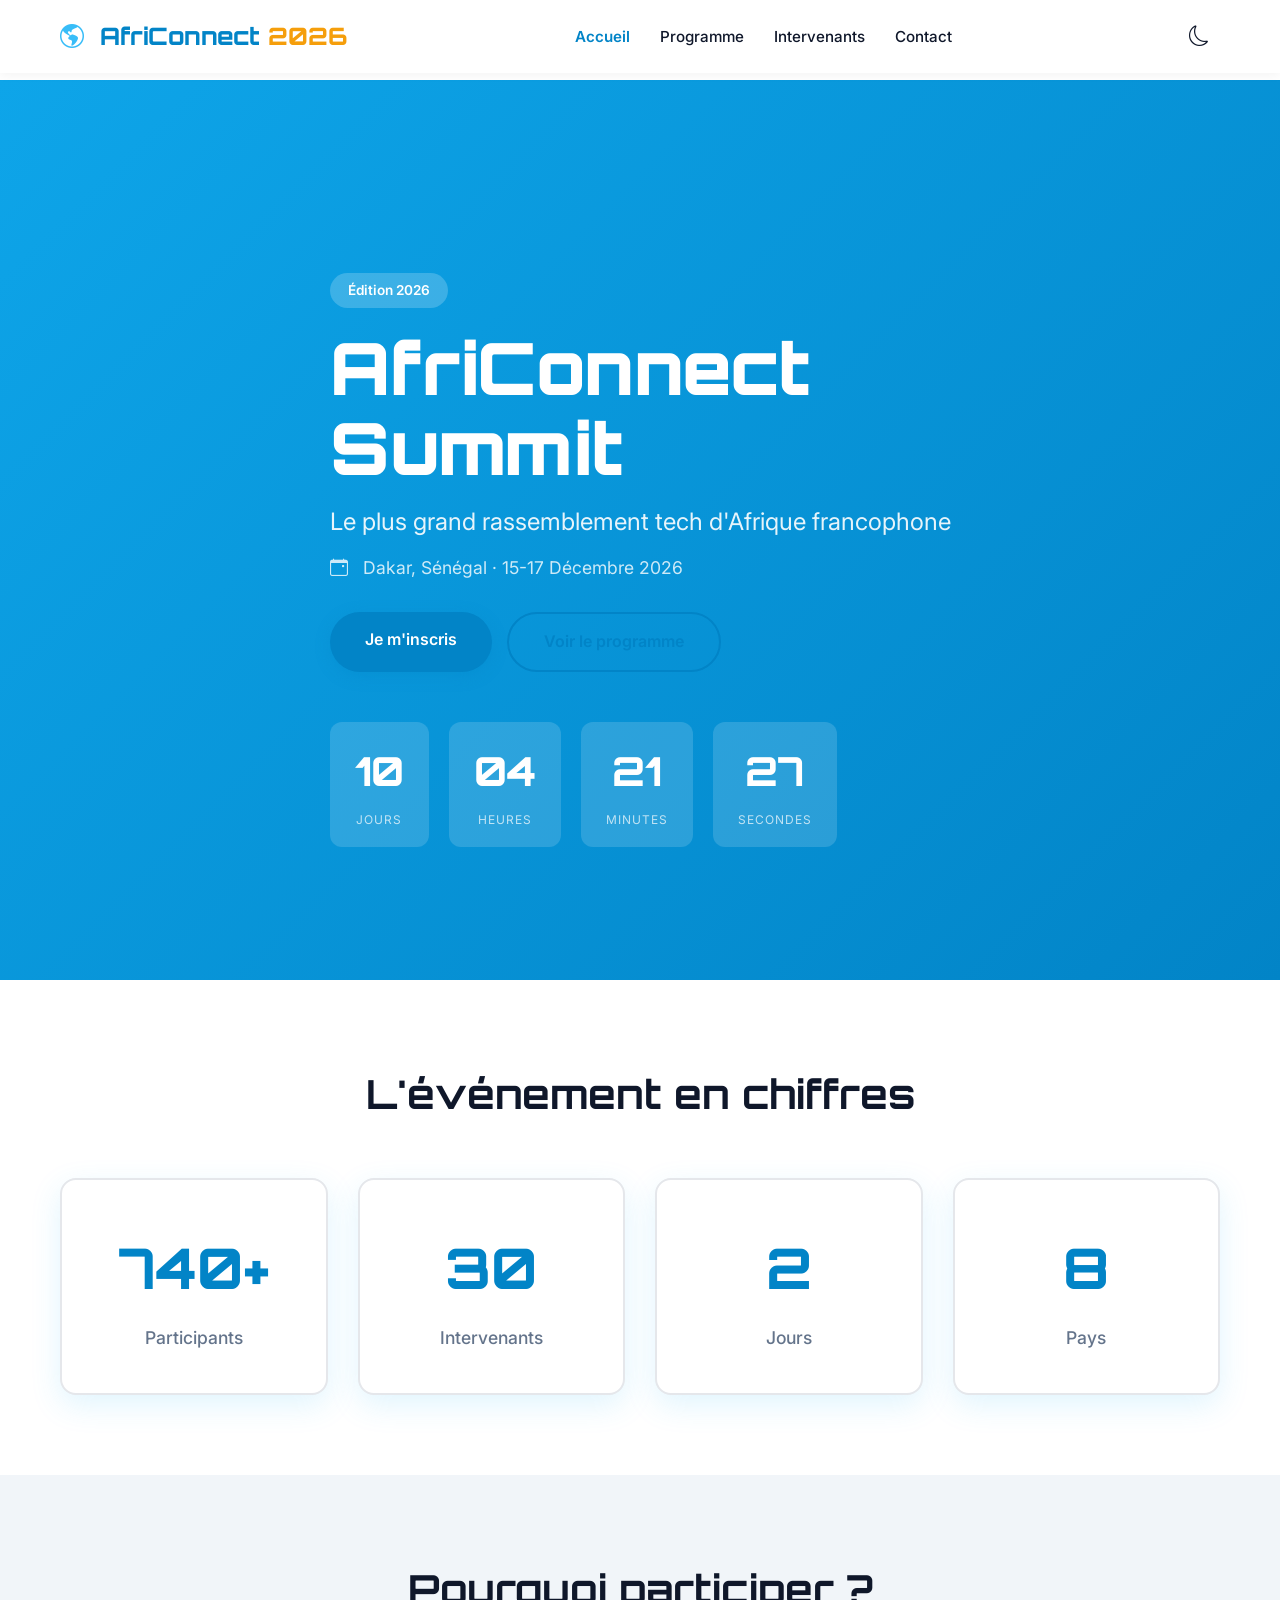
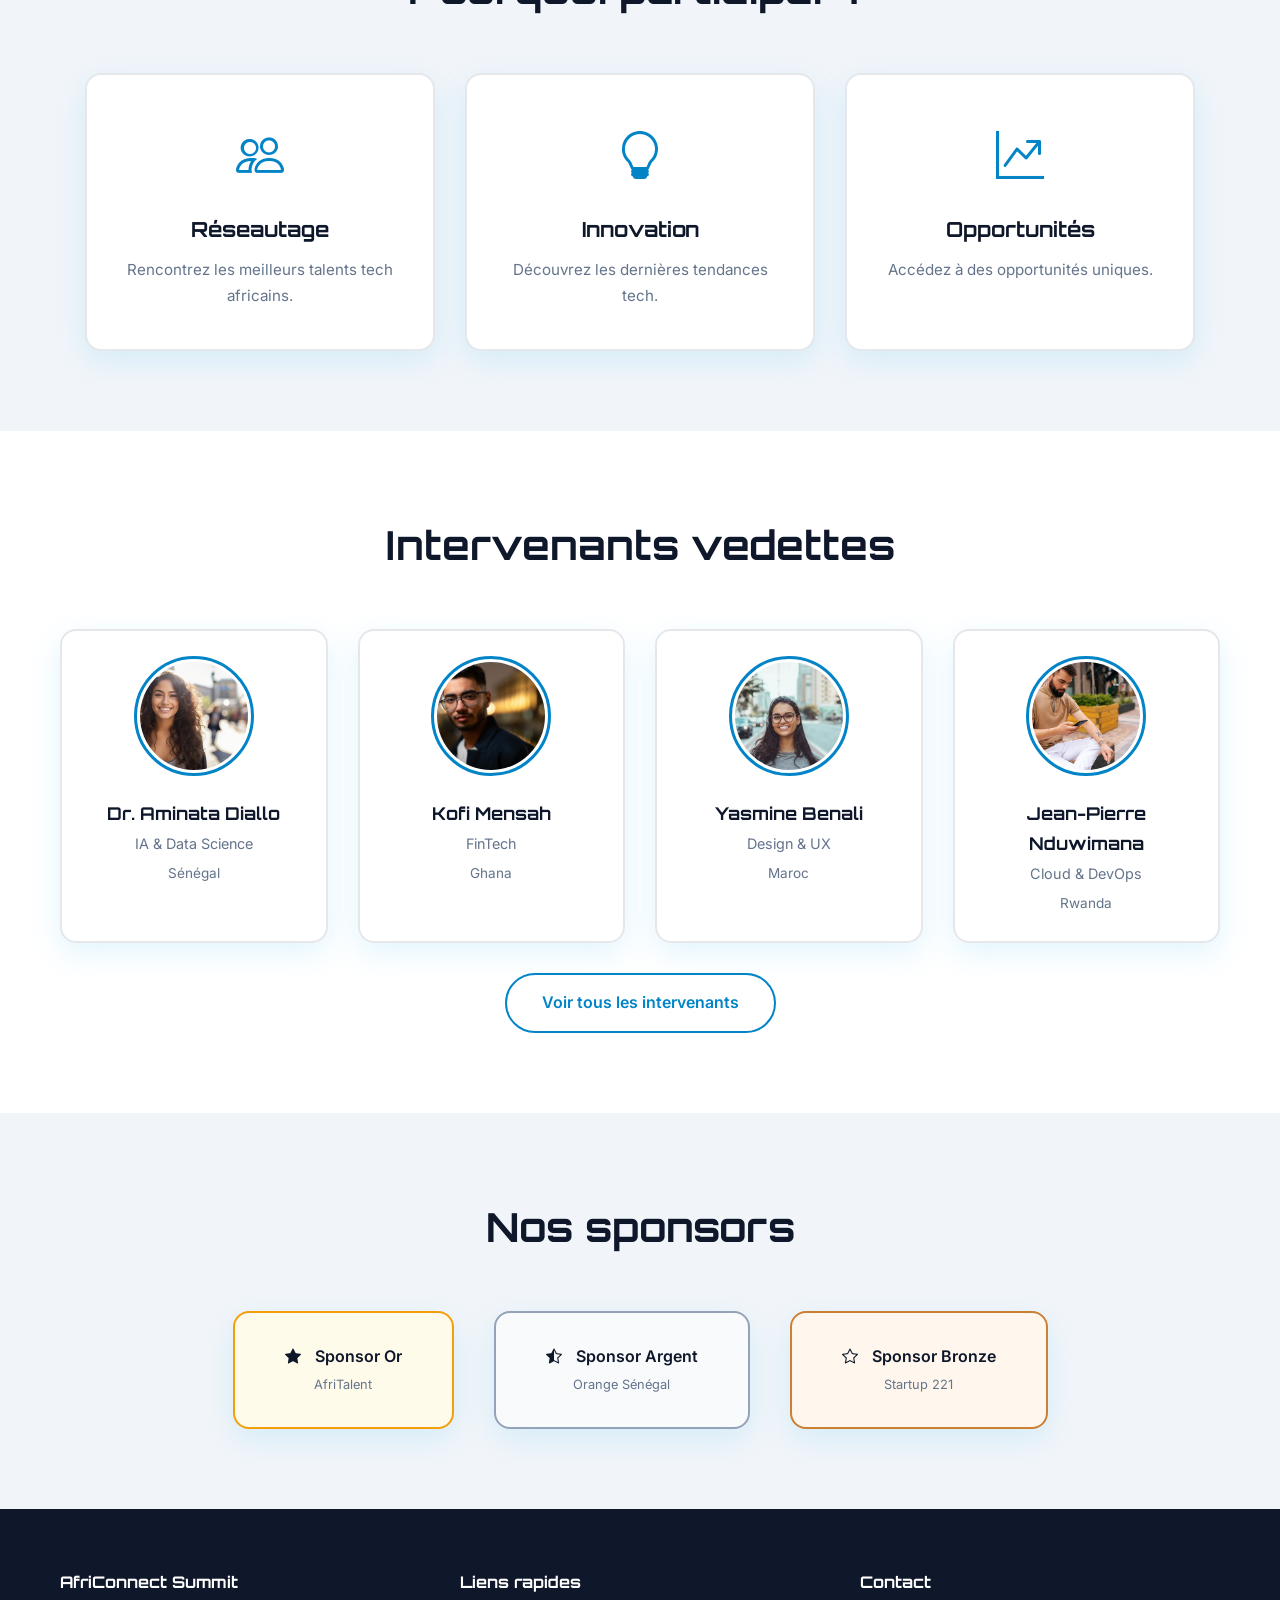
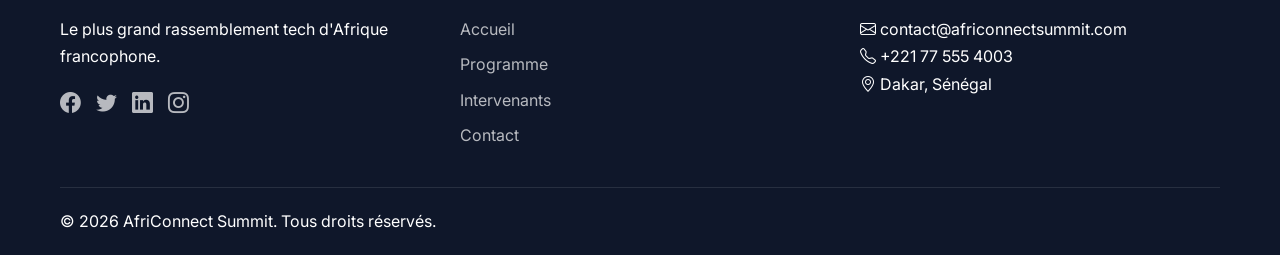
<file: index.html>
<!DOCTYPE html>
<html lang="fr">
<head>
    <meta charset="UTF-8">
    <meta name="viewport" content="width=device-width, initial-scale=1.0">
    <title>AfriConnect Summit 2026</title>
    <link href="https://fonts.googleapis.com/css2?family=Orbitron:wght@400;700;800;900&family=Inter:wght@300;400;600;700&display=swap" rel="stylesheet">
    <link rel="stylesheet" href="https://cdn.jsdelivr.net/npm/bootstrap-icons@1.11.3/font/bootstrap-icons.css">
    <link rel="stylesheet" href="css/style.css">
</head>
<body>

    <!-- ===== NAVBAR ===== -->
    <nav class="navbar" id="mainNav">
        <div class="container">
            <a class="navbar-brand" href="index.html"><i class="bi bi-globe-americas"></i> AfriConnect <span>2026</span></a>
            <button class="navbar-toggler" id="navToggle"><i class="bi bi-list"></i></button>
            <ul class="nav-menu" id="navMenu">
                <li><a href="index.html" class="active">Accueil</a></li>
                <li><a href="programme.html">Programme</a></li>
                <li><a href="intervenants.html">Intervenants</a></li>
                <li><a href="contact.html">Contact</a></li>
            </ul>
            <button class="dark-toggle" id="darkModeToggle"><i class="bi bi-moon"></i></button>
        </div>
    </nav>

    <!-- ===== HERO ===== -->
    <section class="hero">
        <div class="container">
            <div class="hero-content">
                <span class="hero-badge">Édition 2026</span>
                <h1 class="hero-title">AfriConnect<br>Summit</h1>
                <p class="hero-subtitle">Le plus grand rassemblement tech d'Afrique francophone</p>
                <p class="hero-dates"><i class="bi bi-calendar-event"></i> Dakar, Sénégal · 15-17 Décembre 2026</p>
                <div class="hero-buttons">
                    <a href="contact.html" class="btn btn-primary">Je m'inscris</a>
                    <a href="programme.html" class="btn btn-outline">Voir le programme</a>
                </div>
                <div class="countdown">
                    <div class="countdown-item"><span class="countdown-number" id="days">00</span><span class="countdown-label">Jours</span></div>
                    <div class="countdown-item"><span class="countdown-number" id="hours">00</span><span class="countdown-label">Heures</span></div>
                    <div class="countdown-item"><span class="countdown-number" id="minutes">00</span><span class="countdown-label">Minutes</span></div>
                    <div class="countdown-item"><span class="countdown-number" id="seconds">00</span><span class="countdown-label">Secondes</span></div>
                </div>
            </div>
        </div>
    </section>

    <!-- ===== STATS ===== -->
    <section class="stats section-padding">
        <div class="container">
            <h2 class="section-title">L'événement en chiffres</h2>
            <div class="stats-grid">
                <div class="stat-card"><span class="counter" data-target="1200">0</span><span>+</span><p>Participants</p></div>
                <div class="stat-card"><span class="counter" data-target="48">0</span><p>Intervenants</p></div>
                <div class="stat-card"><span class="counter" data-target="3">0</span><p>Jours</p></div>
                <div class="stat-card"><span class="counter" data-target="12">0</span><p>Pays</p></div>
            </div>
        </div>
    </section>

    <!-- ===== WHY ===== -->
    <section class="why section-padding bg-light">
        <div class="container">
            <h2 class="section-title">Pourquoi participer ?</h2>
            <div class="why-grid">
                <div class="why-card"><i class="bi bi-people"></i><h3>Réseautage</h3><p>Rencontrez les meilleurs talents tech africains.</p></div>
                <div class="why-card"><i class="bi bi-lightbulb"></i><h3>Innovation</h3><p>Découvrez les dernières tendances tech.</p></div>
                <div class="why-card"><i class="bi bi-graph-up-arrow"></i><h3>Opportunités</h3><p>Accédez à des opportunités uniques.</p></div>
            </div>
        </div>
    </section>

    <!-- ===== SPEAKERS ===== -->
    <section class="speakers section-padding">
        <div class="container">
            <h2 class="section-title">Intervenants vedettes</h2>
            <div class="speakers-grid">
                <div class="speaker-card"><img src="images/intervenant7.jpg" alt="Dr. Aminata Diallo"><h4>Dr. Aminata Diallo</h4><p>IA & Data Science</p><span>Sénégal</span></div>
                <div class="speaker-card"><img src="images/intervenant9.jpg" alt="Kofi Mensah"><h4>Kofi Mensah</h4><p>FinTech</p><span>Ghana</span></div>
                <div class="speaker-card"><img src="images/intervenants.jpg" alt="Yasmine Benali"><h4>Yasmine Benali</h4><p>Design & UX</p><span>Maroc</span></div>
                <div class="speaker-card"><img src="images/intervenant8.jpg" alt="Jean-Pierre Nduwimana"><h4>Jean-Pierre Nduwimana</h4><p>Cloud & DevOps</p><span>Rwanda</span></div>
            </div>
            <div class="text-center mt-4"><a href="intervenants.html" class="btn btn-outline">Voir tous les intervenants</a></div>
        </div>
    </section>

    <!-- ===== SPONSORS ===== -->
    <section class="sponsors section-padding bg-light">
        <div class="container">
            <h2 class="section-title">Nos sponsors</h2>
            <div class="sponsors-grid">
                <div class="sponsor-card gold"><i class="bi bi-star-fill"></i> Sponsor Or<br><span class="sponsor-example">AfriTalent</span></div>
                <div class="sponsor-card silver"><i class="bi bi-star-half"></i> Sponsor Argent<br><span class="sponsor-example">Orange Sénégal</span></div>
                <div class="sponsor-card bronze"><i class="bi bi-star"></i> Sponsor Bronze<br><span class="sponsor-example">Startup 221</span></div>
            </div>
        </div>
    </section>

    <!-- ===== FOOTER ===== -->
    <footer>
        <div class="container">
            <div class="footer-grid">
                <div class="footer-col">
                    <h4>AfriConnect Summit</h4>
                    <p>Le plus grand rassemblement tech d'Afrique francophone.</p>
                    <div class="social-links">
                        <a href="#"><i class="bi bi-facebook"></i></a>
                        <a href="#"><i class="bi bi-twitter"></i></a>
                        <a href="#"><i class="bi bi-linkedin"></i></a>
                        <a href="#"><i class="bi bi-instagram"></i></a>
                    </div>
                </div>
                <div class="footer-col">
                    <h4>Liens rapides</h4>
                    <ul>
                        <li><a href="index.html">Accueil</a></li>
                        <li><a href="programme.html">Programme</a></li>
                        <li><a href="intervenants.html">Intervenants</a></li>
                        <li><a href="contact.html">Contact</a></li>
                    </ul>
                </div>
                <div class="footer-col">
                    <h4>Contact</h4>
                    <p><i class="bi bi-envelope"></i> contact@africonnectsummit.com</p>
                    <p><i class="bi bi-telephone"></i> +221 77 555 4003</p>
                    <p><i class="bi bi-geo-alt"></i> Dakar, Sénégal</p>
                </div>
            </div>
            <div class="footer-bottom">
                <p>© <span id="currentYear">2026</span> AfriConnect Summit. Tous droits réservés.</p>
                <button id="backToTop" class="btn-back-top"><i class="bi bi-arrow-up"></i></button>
            </div>
        </div>
    </footer>

    <script src="js/main.js"></script>
</body>
</html>
</file>
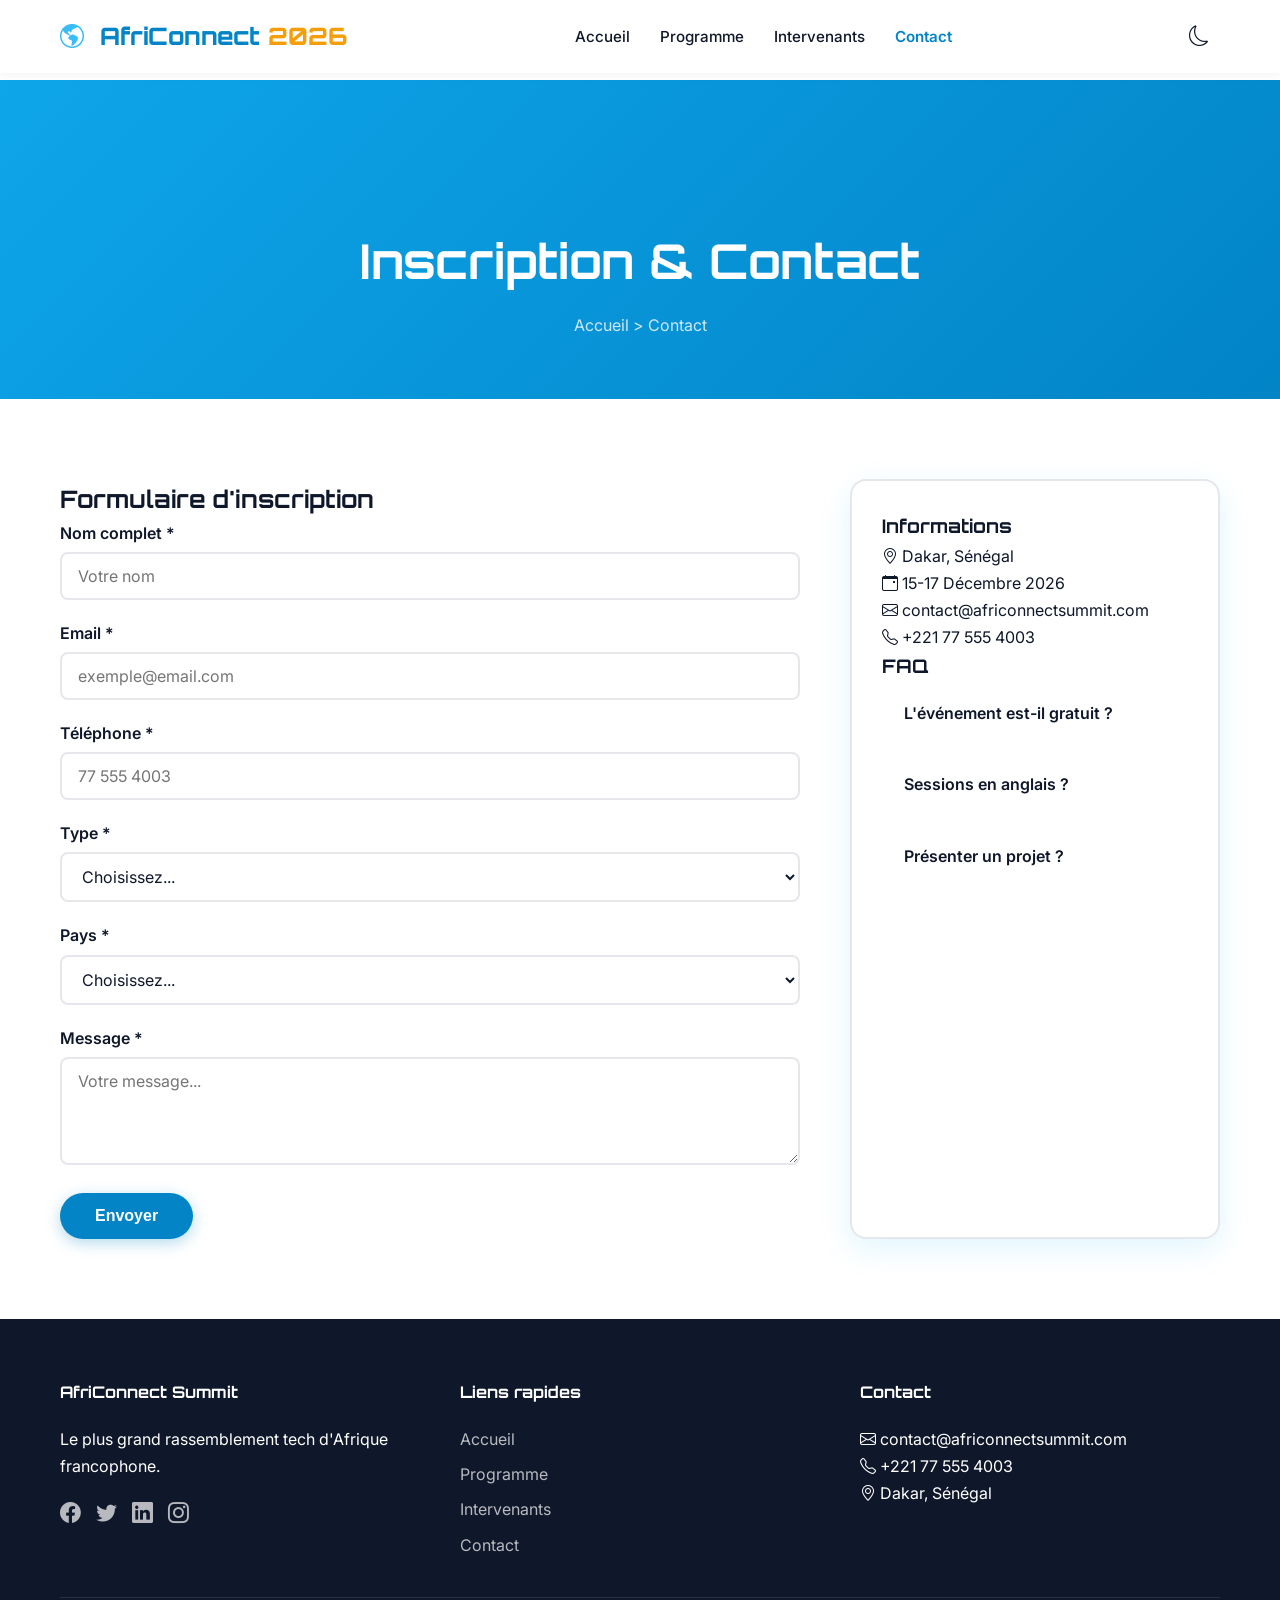
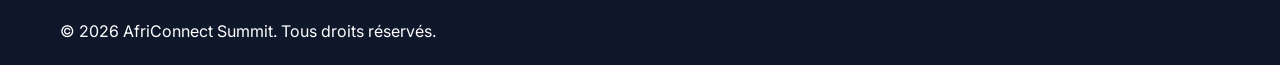
<file: contact.html>
<!DOCTYPE html>
<html lang="fr">
<head>
    <meta charset="UTF-8">
    <meta name="viewport" content="width=device-width, initial-scale=1.0">
    <title>AfriConnect Summit 2026</title>
    <link href="https://fonts.googleapis.com/css2?family=Orbitron:wght@400;700;800;900&family=Inter:wght@300;400;600;700&display=swap" rel="stylesheet">
    <link rel="stylesheet" href="https://cdn.jsdelivr.net/npm/bootstrap-icons@1.11.3/font/bootstrap-icons.css">
    <link rel="stylesheet" href="css/style.css">
</head>
<body>

    <!-- ===== NAVBAR ===== -->
    <nav class="navbar" id="mainNav">
        <div class="container">
            <a class="navbar-brand" href="index.html"><i class="bi bi-globe-americas"></i> AfriConnect <span>2026</span></a>
            <button class="navbar-toggler" id="navToggle"><i class="bi bi-list"></i></button>
            <ul class="nav-menu" id="navMenu">
                <li><a href="index.html">Accueil</a></li>
                <li><a href="programme.html">Programme</a></li>
                <li><a href="intervenants.html">Intervenants</a></li>
                <li><a href="contact.html" class="active">Contact</a></li>
            </ul>
            <button class="dark-toggle" id="darkModeToggle"><i class="bi bi-moon"></i></button>
        </div>
    </nav>

    <!-- ===== PAGE HERO ===== -->
    <section class="page-hero">
        <div class="container">
            <h1>Inscription & Contact</h1>
            <p class="breadcrumb"><a href="index.html">Accueil</a> &gt; Contact</p>
        </div>
    </section>

    <!-- ===== CONTACT ===== -->
    <section class="contact section-padding">
        <div class="container">
            <div class="contact-grid">
                <div class="contact-form">
                    <h2>Formulaire d'inscription</h2>
                    <form id="contactForm">
                        <div class="form-group"><label for="nom">Nom complet *</label><input type="text" id="nom" placeholder="Votre nom" required><span class="error-message" id="nomError"></span></div>
                        <div class="form-group"><label for="email">Email *</label><input type="email" id="email" placeholder="exemple@email.com" required><span class="error-message" id="emailError"></span></div>
                        <div class="form-group"><label for="telephone">Téléphone *</label><input type="tel" id="telephone" placeholder="77 555 4003" required><span class="error-message" id="telephoneError"></span></div>
                        <div class="form-group"><label for="participant">Type *</label><select id="participant" required><option value="">Choisissez...</option><option value="participant">Participant</option><option value="speaker">Intervenant</option><option value="sponsor">Sponsor</option></select><span class="error-message" id="participantError"></span></div>
                        <div class="form-group"><label for="pays">Pays *</label><select id="pays" required><option value="">Choisissez...</option><option value="senegal">Sénégal</option><option value="maroc">Maroc</option><option value="ghana">Ghana</option><option value="nigeria">Nigeria</option><option value="kenya">Kenya</option></select><span class="error-message" id="paysError"></span></div>
                        <div class="form-group"><label for="message">Message *</label><textarea id="message" rows="4" placeholder="Votre message..." required></textarea><span class="error-message" id="messageError"></span></div>
                        <button type="submit" class="btn btn-primary">Envoyer</button>
                        <div id="successMessage" style="display:none;"></div>
                    </form>
                </div>
                <div class="contact-info">
                    <h3>Informations</h3>
                    <p><i class="bi bi-geo-alt"></i> Dakar, Sénégal</p>
                    <p><i class="bi bi-calendar-event"></i> 15-17 Décembre 2026</p>
                    <p><i class="bi bi-envelope"></i> contact@africonnectsummit.com</p>
                    <p><i class="bi bi-telephone"></i> +221 77 555 4003</p>
                    <h3>FAQ</h3>
                    <div class="accordion"><input type="checkbox" id="faq1"><label for="faq1">L'événement est-il gratuit ?</label><div class="accordion-content"><p>Oui, l'entrée est gratuite sur inscription.</p></div></div>
                    <div class="accordion"><input type="checkbox" id="faq2"><label for="faq2">Sessions en anglais ?</label><div class="accordion-content"><p>Oui, avec traduction simultanée.</p></div></div>
                    <div class="accordion"><input type="checkbox" id="faq3"><label for="faq3">Présenter un projet ?</label><div class="accordion-content"><p>Oui, espace dédié aux pitches.</p></div></div>
                    <div class="map-container"><iframe src="https://www.google.com/maps/embed?pb=!1m18!1m12!1m3!1d3859.852212486645!2d-17.447186!3d14.693724!2m3!1f0!2f0!3f0!3m2!1i1024!2i768!4f13.1!3m3!1m2!1s0x0%3A0x0!2zMTTCsDQxJzM3LjQiTiAxN8KwMjYnNDkuNyJX!5e0!3m2!1sfr!2ssn!4v1234567890" width="100%" height="200" style="border:0; border-radius:12px;" allowfullscreen="" loading="lazy"></iframe></div>
                </div>
            </div>
        </div>
    </section>

    <!-- ===== FOOTER ===== -->
    <footer>
        <div class="container">
            <div class="footer-grid">
                <div class="footer-col"><h4>AfriConnect Summit</h4><p>Le plus grand rassemblement tech d'Afrique francophone.</p><div class="social-links"><a href="#"><i class="bi bi-facebook"></i></a><a href="#"><i class="bi bi-twitter"></i></a><a href="#"><i class="bi bi-linkedin"></i></a><a href="#"><i class="bi bi-instagram"></i></a></div></div>
                <div class="footer-col"><h4>Liens rapides</h4><ul><li><a href="index.html">Accueil</a></li><li><a href="programme.html">Programme</a></li><li><a href="intervenants.html">Intervenants</a></li><li><a href="contact.html">Contact</a></li></ul></div>
                <div class="footer-col"><h4>Contact</h4><p><i class="bi bi-envelope"></i> contact@africonnectsummit.com</p><p><i class="bi bi-telephone"></i> +221 77 555 4003</p><p><i class="bi bi-geo-alt"></i> Dakar, Sénégal</p></div>
            </div>
            <div class="footer-bottom"><p>© <span id="currentYear">2026</span> AfriConnect Summit. Tous droits réservés.</p><button id="backToTop" class="btn-back-top"><i class="bi bi-arrow-up"></i></button></div>
        </div>
    </footer>

    <script src="js/main.js"></script>
</body>
</html>
</file>
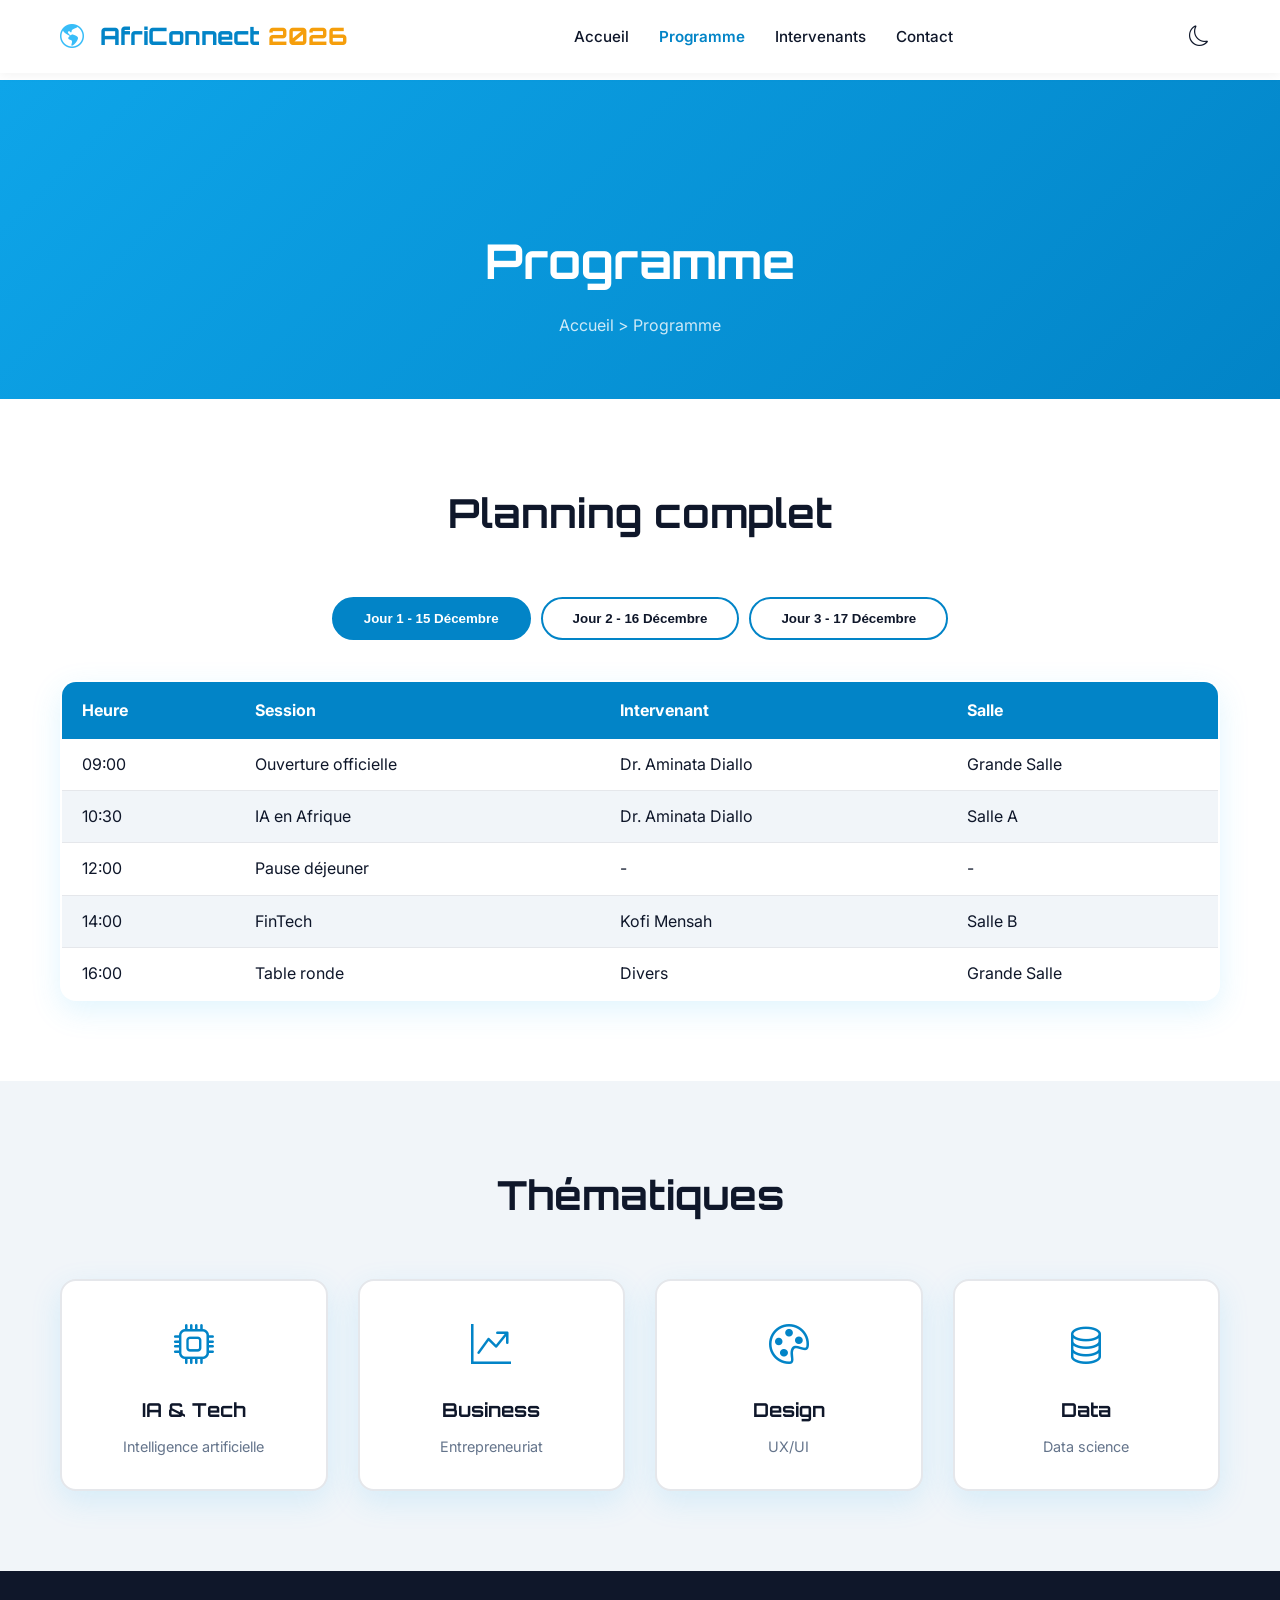
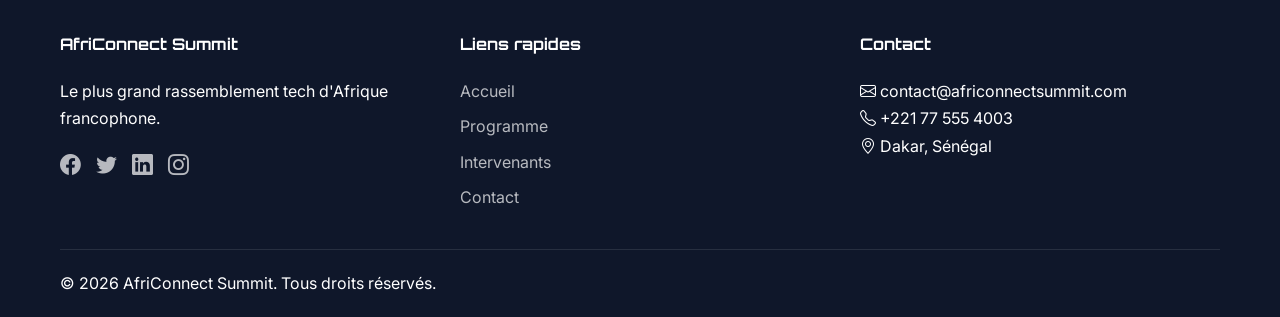
<file: programme.html>
<!DOCTYPE html>
<html lang="fr">
<head>
    <meta charset="UTF-8">
    <meta name="viewport" content="width=device-width, initial-scale=1.0">
    <title>AfriConnect Summit 2026</title>
    <link href="https://fonts.googleapis.com/css2?family=Orbitron:wght@400;700;800;900&family=Inter:wght@300;400;600;700&display=swap" rel="stylesheet">
    <link rel="stylesheet" href="https://cdn.jsdelivr.net/npm/bootstrap-icons@1.11.3/font/bootstrap-icons.css">
    <link rel="stylesheet" href="css/style.css">
</head>
<body>

    <!-- ===== NAVBAR ===== -->
    <nav class="navbar" id="mainNav">
        <div class="container">
            <a class="navbar-brand" href="index.html"><i class="bi bi-globe-americas"></i> AfriConnect <span>2026</span></a>
            <button class="navbar-toggler" id="navToggle"><i class="bi bi-list"></i></button>
            <ul class="nav-menu" id="navMenu">
                <li><a href="index.html">Accueil</a></li>
                <li><a href="programme.html" class="active">Programme</a></li>
                <li><a href="intervenants.html">Intervenants</a></li>
                <li><a href="contact.html">Contact</a></li>
            </ul>
            <button class="dark-toggle" id="darkModeToggle"><i class="bi bi-moon"></i></button>
        </div>
    </nav>

    <!-- ===== PAGE HERO ===== -->
    <section class="page-hero">
        <div class="container">
            <h1>Programme</h1>
            <p class="breadcrumb"><a href="index.html">Accueil</a> &gt; Programme</p>
        </div>
    </section>

    <!-- ===== PROGRAMME ===== -->
    <section class="program section-padding">
        <div class="container">
            <h2 class="section-title">Planning complet</h2>

            <div class="tabs">
                <button class="tab-btn active" data-day="1">Jour 1 - 15 Décembre</button>
                <button class="tab-btn" data-day="2">Jour 2 - 16 Décembre</button>
                <button class="tab-btn" data-day="3">Jour 3 - 17 Décembre</button>
            </div>

            <!-- JOUR 1 -->
            <div class="tab-content active" id="day1">
                <table>
                    <thead><tr><th>Heure</th><th>Session</th><th>Intervenant</th><th>Salle</th></tr></thead>
                    <tbody>
                        <tr><td>09:00</td><td>Ouverture officielle</td><td>Dr. Aminata Diallo</td><td>Grande Salle</td></tr>
                        <tr><td>10:30</td><td>IA en Afrique</td><td>Dr. Aminata Diallo</td><td>Salle A</td></tr>
                        <tr><td>12:00</td><td>Pause déjeuner</td><td>-</td><td>-</td></tr>
                        <tr><td>14:00</td><td>FinTech</td><td>Kofi Mensah</td><td>Salle B</td></tr>
                        <tr><td>16:00</td><td>Table ronde</td><td>Divers</td><td>Grande Salle</td></tr>
                    </tbody>
                </table>
            </div>

            <!-- JOUR 2 -->
            <div class="tab-content" id="day2">
                <table>
                    <thead><tr><th>Heure</th><th>Session</th><th>Intervenant</th><th>Salle</th></tr></thead>
                    <tbody>
                        <tr><td>09:00</td><td>Design UX/UI</td><td>Yasmine Benali</td><td>Salle A</td></tr>
                        <tr><td>10:30</td><td>Cloud Computing</td><td>Jean-Pierre Nduwimana</td><td>Salle B</td></tr>
                        <tr><td>12:00</td><td>Pause déjeuner</td><td>-</td><td>-</td></tr>
                        <tr><td>14:00</td><td>Data Science</td><td>Dr. Aminata Diallo</td><td>Grande Salle</td></tr>
                        <tr><td>16:00</td><td>Atelier pratique</td><td>Divers</td><td>Salle C</td></tr>
                    </tbody>
                </table>
            </div>

            <!-- JOUR 3 -->
            <div class="tab-content" id="day3">
                <table>
                    <thead><tr><th>Heure</th><th>Session</th><th>Intervenant</th><th>Salle</th></tr></thead>
                    <tbody>
                        <tr><td>09:00</td><td>Cybersécurité</td><td>Jean-Pierre Nduwimana</td><td>Grande Salle</td></tr>
                        <tr><td>10:30</td><td>Tech durable</td><td>Kofi Mensah</td><td>Salle A</td></tr>
                        <tr><td>12:00</td><td>Pause déjeuner</td><td>-</td><td>-</td></tr>
                        <tr><td>14:00</td><td>Pitch startups</td><td>Divers</td><td>Grande Salle</td></tr>
                        <tr><td>16:00</td><td>Clôture</td><td>Organisateurs</td><td>Grande Salle</td></tr>
                    </tbody>
                </table>
            </div>
        </div>
    </section>

    <!-- ===== THEMES ===== -->
    <section class="themes section-padding bg-light">
        <div class="container">
            <h2 class="section-title">Thématiques</h2>
            <div class="themes-grid">
                <div class="theme-card"><i class="bi bi-cpu"></i><h3>IA & Tech</h3><p>Intelligence artificielle</p></div>
                <div class="theme-card"><i class="bi bi-graph-up-arrow"></i><h3>Business</h3><p>Entrepreneuriat</p></div>
                <div class="theme-card"><i class="bi bi-palette"></i><h3>Design</h3><p>UX/UI</p></div>
                <div class="theme-card"><i class="bi bi-database"></i><h3>Data</h3><p>Data science</p></div>
            </div>
        </div>
    </section>

    <!-- ===== FOOTER ===== -->
    <footer>
        <div class="container">
            <div class="footer-grid">
                <div class="footer-col"><h4>AfriConnect Summit</h4><p>Le plus grand rassemblement tech d'Afrique francophone.</p><div class="social-links"><a href="#"><i class="bi bi-facebook"></i></a><a href="#"><i class="bi bi-twitter"></i></a><a href="#"><i class="bi bi-linkedin"></i></a><a href="#"><i class="bi bi-instagram"></i></a></div></div>
                <div class="footer-col"><h4>Liens rapides</h4><ul><li><a href="index.html">Accueil</a></li><li><a href="programme.html">Programme</a></li><li><a href="intervenants.html">Intervenants</a></li><li><a href="contact.html">Contact</a></li></ul></div>
                <div class="footer-col"><h4>Contact</h4><p><i class="bi bi-envelope"></i> contact@africonnectsummit.com</p><p><i class="bi bi-telephone"></i> +221 77 555 4003</p><p><i class="bi bi-geo-alt"></i> Dakar, Sénégal</p></div>
            </div>
            <div class="footer-bottom"><p>© <span id="currentYear">2026</span> AfriConnect Summit. Tous droits réservés.</p><button id="backToTop" class="btn-back-top"><i class="bi bi-arrow-up"></i></button></div>
        </div>
    </footer>

    <script src="js/main.js"></script>
</body>
</html>
</file>
<file: css/style.css>
:root {
    --primary: #38BDF8;
    --primary-dark: #0284C7;
    --primary-light: #E0F2FE;
    --secondary: #F59E0B;
    --secondary-hover: #D97706;
    --dark: #0F172A;
    --light: #FFFFFF;
    --gray: #64748B;
    --gray-light: #F1F5F9;
    --text-dark: #0F172A;
    --text-light: #FFFFFF;
    --font-heading: 'Orbitron', sans-serif;
    --font-body: 'Inter', sans-serif;
    --radius: 16px;
    --shadow: 0 10px 30px rgba(56,189,248,0.15);
    --transition: 0.3s ease;
}

* { margin:0; padding:0; box-sizing:border-box; }

body {
    font-family: var(--font-body);
    color: var(--text-dark);
    background: var(--light);
    padding-top: 80px;
    line-height:1.7;
}

h1,h2,h3,h4,h5 { font-family: var(--font-heading); }
a { text-decoration:none; color:var(--primary-dark); transition:var(--transition); }
a:hover { color:var(--primary); }
img { max-width:100%; height:auto; }
ul { list-style:none; }

.container { max-width:1200px; margin:0 auto; padding:0 20px; }
.section-padding { padding:80px 0; }
.section-title { font-size:2.5rem; text-align:center; margin-bottom:50px; font-weight:700; color:var(--text-dark); }
.section-title span { color:var(--primary-dark); }
.bg-light { background:var(--gray-light); }
.text-center { text-align:center; }
.mt-4 { margin-top:30px; }

.navbar {
    position:fixed; top:0; left:0; right:0; z-index:1000;
    padding:16px 0;
    background:rgba(255,255,255,0.96);
    backdrop-filter:blur(12px);
    box-shadow:0 2px 10px rgba(0,0,0,0.05);
    transition:all var(--transition);
}
.navbar .container { display:flex; justify-content:space-between; align-items:center; }
.navbar-brand {
    font-family:var(--font-heading); font-weight:800; font-size:1.5rem;
    color:var(--primary-dark);
}
.navbar-brand span { color:var(--secondary); }
.navbar-brand i { margin-right:8px; color:var(--primary); }

.nav-menu { display:flex; gap:30px; align-items:center; }
.nav-menu a {
    color:var(--text-dark); font-weight:500; font-size:0.95rem;
    transition:color var(--transition);
}
.nav-menu a:hover { color:var(--primary-dark); }
.nav-menu a.active { color:var(--primary-dark); font-weight:600; }

.navbar-toggler { display:none; background:none; border:none; font-size:1.8rem; color:var(--text-dark); cursor:pointer; }
.dark-toggle { background:none; border:none; font-size:1.3rem; color:var(--text-dark); cursor:pointer; padding:5px 10px; transition:var(--transition); }
.dark-toggle:hover { color:var(--primary); }

.btn {
    display:inline-block; padding:14px 35px; border-radius:50px; font-weight:600; font-size:1rem;
    transition:all var(--transition); cursor:pointer; border:none; text-align:center;
}
.btn-primary {
    background:var(--primary-dark); color:#fff;
    box-shadow:0 4px 15px rgba(2,132,199,0.3);
}
.btn-primary:hover {
    background:var(--primary); transform:translateY(-3px);
    box-shadow:0 8px 30px rgba(56,189,248,0.4);
}
.btn-outline {
    background:transparent; color:var(--primary-dark); border:2px solid var(--primary-dark);
}
.btn-outline:hover {
    background:var(--primary-dark); color:#fff; transform:translateY(-3px);
}

.hero {
    min-height:100vh; display:flex; align-items:center;
    background:linear-gradient(135deg, #0EA5E9 0%, #0284C7 100%);
    color:#fff; padding:120px 0 60px;
}
.hero-content { max-width:700px; }
.hero-badge {
    display:inline-block; background:rgba(255,255,255,0.2); padding:6px 18px;
    border-radius:50px; font-size:0.85rem; font-weight:600; margin-bottom:20px;
}
.hero-title { font-size:4.5rem; font-weight:900; line-height:1.1; margin-bottom:15px; }
.hero-subtitle { font-size:1.5rem; font-weight:400; margin-bottom:10px; opacity:0.9; }
.hero-dates { font-size:1.1rem; margin-bottom:30px; opacity:0.8; }
.hero-dates i { margin-right:10px; }
.hero-buttons { display:flex; gap:15px; flex-wrap:wrap; margin-bottom:50px; }

.countdown { display:flex; gap:20px; flex-wrap:wrap; }
.countdown-item {
    text-align:center; background:rgba(255,255,255,0.15); padding:15px 25px;
    border-radius:12px; min-width:80px;
}
.countdown-number { font-family:var(--font-heading); font-size:2.5rem; font-weight:800; display:block; }
.countdown-label { font-size:0.75rem; opacity:0.7; text-transform:uppercase; letter-spacing:1px; }

footer { background:var(--dark); color:var(--text-light); padding:60px 0 20px; }
.footer-grid { display:grid; grid-template-columns:repeat(3,1fr); gap:40px; margin-bottom:30px; }
.footer-col h4 { margin-bottom:20px; color:#fff; }
.footer-col ul li { margin-bottom:8px; }
.footer-col ul a { color:rgba(255,255,255,0.7); transition:color var(--transition); }
.footer-col ul a:hover { color:var(--primary); }
.social-links { display:flex; gap:15px; margin-top:15px; }
.social-links a { color:rgba(255,255,255,0.7); font-size:1.3rem; transition:all var(--transition); }
.social-links a:hover { color:var(--primary); transform:translateY(-3px); }
.footer-bottom { border-top:1px solid rgba(255,255,255,0.1); padding-top:20px; display:flex; justify-content:space-between; align-items:center; }

.btn-back-top {
    background:var(--primary-dark); color:#fff; border:none; width:45px; height:45px;
    border-radius:50%; font-size:1.2rem; cursor:pointer; transition:all var(--transition);
    opacity:0; visibility:hidden; position:fixed; bottom:30px; right:30px; z-index:999;
}
.btn-back-top.show { opacity:1; visibility:visible; }
.btn-back-top:hover { background:var(--primary); transform:translateY(-3px); }

.page-hero {
    padding:140px 0 60px;
    background:linear-gradient(135deg, #0EA5E9 0%, #0284C7 100%);
    color:#fff; text-align:center;
}
.page-hero h1 { font-size:3rem; }
.breadcrumb { margin-top:10px; opacity:0.8; }
.breadcrumb a { color:#fff; }
.breadcrumb a:hover { text-decoration:underline; }

/* ===== STATS ===== */
.stats-grid {
    display: grid;
    grid-template-columns: repeat(4, 1fr);
    gap: 30px;
}

.stat-card {
    text-align: center;
    padding: 40px 20px;
    background: #fff;
    border-radius: var(--radius);
    box-shadow: var(--shadow);
    transition: all var(--transition);
    border: 2px solid #E5E7EB;
}

.stat-card:hover {
    transform: translateY(-8px);
    box-shadow: 0 15px 40px rgba(56,189,248,0.2);
    border-color: var(--primary-dark);
}

.stat-card span {
    font-family: var(--font-heading);
    font-size: 3.5rem;
    font-weight: 800;
    color: var(--primary-dark);
    display: inline-block;
}

.stat-card p {
    font-size: 1.1rem;
    font-weight: 500;
    margin-top: 8px;
    color: var(--gray);
}

/* ===== WHY ===== */
.why-grid {
    display: flex;
    gap: 30px;
    flex-wrap: wrap;
    justify-content: center;
}

.why-card {
    flex: 1;
    min-width: 250px;
    max-width: 350px;
    padding: 40px 30px;
    text-align: center;
    background: #fff;
    border-radius: var(--radius);
    box-shadow: var(--shadow);
    transition: all var(--transition);
    border: 2px solid #E5E7EB;
}

.why-card:hover {
    transform: translateY(-8px);
    box-shadow: 0 15px 40px rgba(56,189,248,0.2);
    border-color: var(--primary-dark);
}

.why-card i {
    font-size: 3rem;
    color: var(--primary-dark);
    margin-bottom: 15px;
    display: block;
}

.why-card h3 {
    font-size: 1.3rem;
    margin-bottom: 10px;
    color: var(--text-dark);
}

.why-card p {
    color: var(--gray);
    font-size: 0.95rem;
}

/* ===== SPEAKERS ===== */
.speakers-grid {
    display: grid;
    grid-template-columns: repeat(4, 1fr);
    gap: 30px;
}

.speaker-card {
    text-align: center;
    padding: 25px 20px;
    background: #fff;
    border-radius: var(--radius);
    box-shadow: var(--shadow);
    transition: all var(--transition);
    border: 2px solid #E5E7EB;
}

.speaker-card:hover {
    transform: translateY(-8px);
    box-shadow: 0 15px 40px rgba(56,189,248,0.2);
    border-color: var(--primary-dark);
}

.speaker-card img {
    width: 120px;
    height: 120px;
    border-radius: 50%;
    object-fit: cover;
    margin-bottom: 15px;
    border: 3px solid var(--primary-dark);
    padding: 3px;
}

.speaker-card h4 {
    font-size: 1.1rem;
    margin-bottom: 3px;
}

.speaker-card p {
    color: var(--gray);
    font-size: 0.9rem;
    margin-bottom: 3px;
}

.speaker-card span {
    font-size: 0.85rem;
    color: var(--gray);
}

/* ===== SPONSORS ===== */
.sponsors-grid {
    display: flex;
    justify-content: center;
    align-items: center;
    gap: 40px;
    flex-wrap: wrap;
}

.sponsor-card {
    padding: 30px 50px;
    border-radius: var(--radius);
    background: #fff;
    box-shadow: var(--shadow);
    font-weight: 600;
    transition: all var(--transition);
    text-align: center;
    border: 2px solid #E5E7EB;
    min-width: 200px;
}

.sponsor-card .sponsor-example {
    font-size: 0.8rem;
    font-weight: 400;
    color: var(--gray);
    margin-top: 8px;
}

.sponsor-card:hover {
    transform: translateY(-5px);
    box-shadow: 0 15px 40px rgba(56,189,248,0.2);
}

.sponsor-card i { margin-right: 10px; }
.sponsor-card.gold { border-color: #F59E0B; background: #FFFBEB; }
.sponsor-card.silver { border-color: #94A3B8; background: #F8FAFC; }
.sponsor-card.bronze { border-color: #CD7F32; background: #FFF7ED; }

/* ===== PROGRAMME ===== */
.tabs {
    display: flex;
    gap: 10px;
    margin-bottom: 40px;
    flex-wrap: wrap;
    justify-content: center;
}

.tab-btn {
    padding: 12px 30px;
    border: 2px solid var(--primary-dark);
    background: transparent;
    color: var(--text-dark);
    border-radius: 50px;
    font-weight: 600;
    cursor: pointer;
    transition: all var(--transition);
}

.tab-btn:hover {
    background: var(--primary-dark);
    color: #fff;
}

.tab-btn.active {
    background: var(--primary-dark);
    color: #fff;
}

.tab-content {
    display: none;
    animation: fadeIn 0.5s ease;
}

.tab-content.active {
    display: block;
}

@keyframes fadeIn {
    0% { opacity: 0; transform: translateY(10px); }
    100% { opacity: 1; transform: translateY(0); }
}

/* ===== TABLE ===== */
table {
    width: 100%;
    border-collapse: collapse;
    background: #fff;
    border-radius: var(--radius);
    overflow: hidden;
    box-shadow: var(--shadow);
    border: 2px solid #E5E7EB;
}

th {
    background: var(--primary-dark);
    color: #fff;
    padding: 15px 20px;
    text-align: left;
}

td {
    padding: 12px 20px;
    border-bottom: 1px solid #E5E7EB;
}

tr:nth-child(even) {
    background: var(--gray-light);
}

tr:hover {
    background: var(--primary-light);
}

/* ===== THEMES ===== */
.themes-grid {
    display: grid;
    grid-template-columns: repeat(4, 1fr);
    gap: 30px;
}

.theme-card {
    padding: 30px 20px;
    text-align: center;
    background: #fff;
    border-radius: var(--radius);
    box-shadow: var(--shadow);
    transition: all var(--transition);
    border: 2px solid #E5E7EB;
}

.theme-card:hover {
    transform: translateY(-5px);
    box-shadow: 0 15px 40px rgba(56,189,248,0.2);
    border-color: var(--primary-dark);
}

.theme-card i {
    font-size: 2.5rem;
    color: var(--primary-dark);
    margin-bottom: 15px;
    display: block;
}

.theme-card h3 {
    font-size: 1.2rem;
    margin-bottom: 8px;
}

.theme-card p {
    color: var(--gray);
    font-size: 0.9rem;
}

/* ===== FILTERS ===== */
.filter-buttons {
    display: flex;
    gap: 10px;
    flex-wrap: wrap;
    justify-content: center;
    margin-bottom: 40px;
}

.filter-btn {
    padding: 10px 25px;
    border: 2px solid var(--primary-dark);
    background: transparent;
    color: var(--text-dark);
    border-radius: 50px;
    font-weight: 600;
    cursor: pointer;
    transition: all var(--transition);
}

.filter-btn:hover {
    background: var(--primary-dark);
    color: #fff;
}

.filter-btn.active {
    background: var(--primary-dark);
    color: #fff;
}

/* ===== CONTACT ===== */
.contact-grid {
    display: grid;
    grid-template-columns: 2fr 1fr;
    gap: 50px;
}

.contact-info {
    background: #fff;
    padding: 30px;
    border-radius: var(--radius);
    box-shadow: var(--shadow);
    border: 2px solid #E5E7EB;
}

.form-group {
    margin-bottom: 20px;
}

.form-group label {
    display: block;
    font-weight: 600;
    margin-bottom: 5px;
}

.form-group input,
.form-group select,
.form-group textarea {
    width: 100%;
    padding: 12px 16px;
    border: 2px solid #E5E7EB;
    border-radius: 8px;
    font-family: var(--font-body);
    font-size: 1rem;
    transition: all var(--transition);
    background: #fff;
    color: var(--text-dark);
}

.form-group input:focus,
.form-group select:focus,
.form-group textarea:focus {
    outline: none;
    border-color: var(--primary-dark);
    box-shadow: 0 0 0 4px rgba(56,189,248,0.15);
}

.form-group input.is-invalid,
.form-group select.is-invalid,
.form-group textarea.is-invalid {
    border-color: #EF4444;
}

.form-group input.is-valid,
.form-group select.is-valid,
.form-group textarea.is-valid {
    border-color: #22C55E;
}

.error-message {
    color: #EF4444;
    font-size: 0.85rem;
    display: none;
    margin-top: 5px;
}

.error-message.show {
    display: block;
}

#successMessage {
    margin-top: 20px;
    padding: 15px 20px;
    border-radius: 8px;
    font-weight: 600;
    display: none;
}

#successMessage.success {
    background: #22C55E;
    color: #fff;
    display: block;
}

#successMessage.error {
    background: #EF4444;
    color: #fff;
    display: block;
}

/* ===== ACCORDION ===== */
.accordion {
    margin-bottom: 10px;
}

.accordion input {
    display: none;
}

.accordion label {
    display: block;
    padding: 15px 20px;
    background: #fff;
    border-radius: 8px;
    cursor: pointer;
    font-weight: 600;
    transition: all var(--transition);
    border: 2px solid transparent;
}

.accordion label:hover {
    border-color: var(--primary-dark);
}

.accordion .accordion-content {
    max-height: 0;
    overflow: hidden;
    padding: 0 20px;
    transition: max-height 0.4s ease, padding 0.4s ease;
}

.accordion input:checked ~ .accordion-content {
    max-height: 200px;
    padding: 15px 20px;
}

/* ===== MAP ===== */
.map-container {
    margin-top: 20px;
}

.map-container iframe {
    width: 100%;
    height: 250px;
    border: 0;
    border-radius: 12px;
}

/* ===== FADE-IN ===== */
.fade-in {
    opacity: 0;
    transform: translateY(30px);
    transition: opacity 0.8s ease, transform 0.8s ease;
}

.fade-in.visible {
    opacity: 1;
    transform: translateY(0);
}

/* ===== DARK MODE ===== */
body.dark-mode {
    background: #1E293B;
    color: #E2E8F0;
}

body.dark-mode .navbar {
    background: rgba(30,41,59,0.96);
    border-bottom: 1px solid rgba(255,255,255,0.05);
}

body.dark-mode .nav-menu a { color: #E2E8F0; }
body.dark-mode .nav-menu a:hover { color: var(--primary); }
body.dark-mode .nav-menu a.active { color: var(--primary); }

body.dark-mode .stat-card,
body.dark-mode .why-card,
body.dark-mode .speaker-card,
body.dark-mode .theme-card,
body.dark-mode .contact-info,
body.dark-mode .accordion label,
body.dark-mode table {
    background: #334155;
    color: #E2E8F0;
    border-color: #475569;
}

body.dark-mode .stat-card p { color: #94A3B8; }
body.dark-mode .form-group input,
body.dark-mode .form-group select,
body.dark-mode .form-group textarea {
    background: #334155;
    color: #E2E8F0;
    border-color: #475569;
}

body.dark-mode .tab-btn,
body.dark-mode .filter-btn {
    color: #E2E8F0;
}

body.dark-mode .tab-btn:hover,
body.dark-mode .filter-btn:hover {
    color: #fff;
}

body.dark-mode .bg-light { background: #334155; }
body.dark-mode .dark-toggle { color: #E2E8F0; }
body.dark-mode .section-title { color: #E2E8F0; }
body.dark-mode footer { background: #0F172A; border-color: #1E293B; }
body.dark-mode tr:nth-child(even) { background: rgba(255,255,255,0.03); }
body.dark-mode tr:hover { background: rgba(56,189,248,0.08); }
body.dark-mode .why-card h3 { color: #E2E8F0; }

/* ===== RESPONSIVE ===== */
@media (max-width: 992px) {
    .hero-title { font-size: 3.5rem; }
    .stats-grid { grid-template-columns: repeat(2, 1fr); }
    .speakers-grid { grid-template-columns: repeat(2, 1fr); }
    .themes-grid { grid-template-columns: repeat(2, 1fr); }
    .contact-grid { grid-template-columns: 1fr; }
    .footer-grid { grid-template-columns: repeat(2, 1fr); }
}

@media (max-width: 768px) {
    .navbar-toggler { display: block; }
    .nav-menu {
        display: none;
        flex-direction: column;
        gap: 15px;
        padding: 20px 0;
        width: 100%;
        background: #fff;
    }
    .nav-menu.open { display: flex; }
    body.dark-mode .nav-menu { background: #1E293B; }

    .hero { min-height: auto; padding: 120px 0 60px; text-align: center; }
    .hero-title { font-size: 2.5rem; }
    .hero-subtitle { font-size: 1.2rem; }
    .hero-buttons { justify-content: center; }
    .countdown { justify-content: center; gap: 10px; }
    .countdown-item { padding: 10px 15px; min-width: 60px; }
    .countdown-number { font-size: 1.8rem; }
    .section-title { font-size: 2rem; }
    .footer-grid { grid-template-columns: 1fr; }
    .footer-bottom { flex-direction: column; gap: 10px; text-align: center; }
    .tabs { flex-direction: column; }
    .tab-btn { width: 100%; text-align: center; }
    .filter-btn { padding: 8px 16px; font-size: 0.8rem; }
    .sponsors-grid { flex-direction: column; align-items: center; }
    .sponsor-card { width: 100%; max-width: 300px; }
    .sponsor-card.gold { font-size: 1.4rem; padding: 30px 40px; }
}

@media (max-width: 576px) {
    .hero-title { font-size: 2rem; }
    .stats-grid { grid-template-columns: 1fr 1fr; }
    .speakers-grid { grid-template-columns: 1fr; }
    .themes-grid { grid-template-columns: 1fr; }
    .countdown-item { padding: 8px 12px; min-width: 50px; }
    .countdown-number { font-size: 1.4rem; }
    .section-title { font-size: 1.6rem; }
    .hero-buttons .btn { width: 100%; text-align: center; }
    .stat-card { padding: 20px 15px; }
    .stat-card span { font-size: 2.5rem; }
}
</file>
